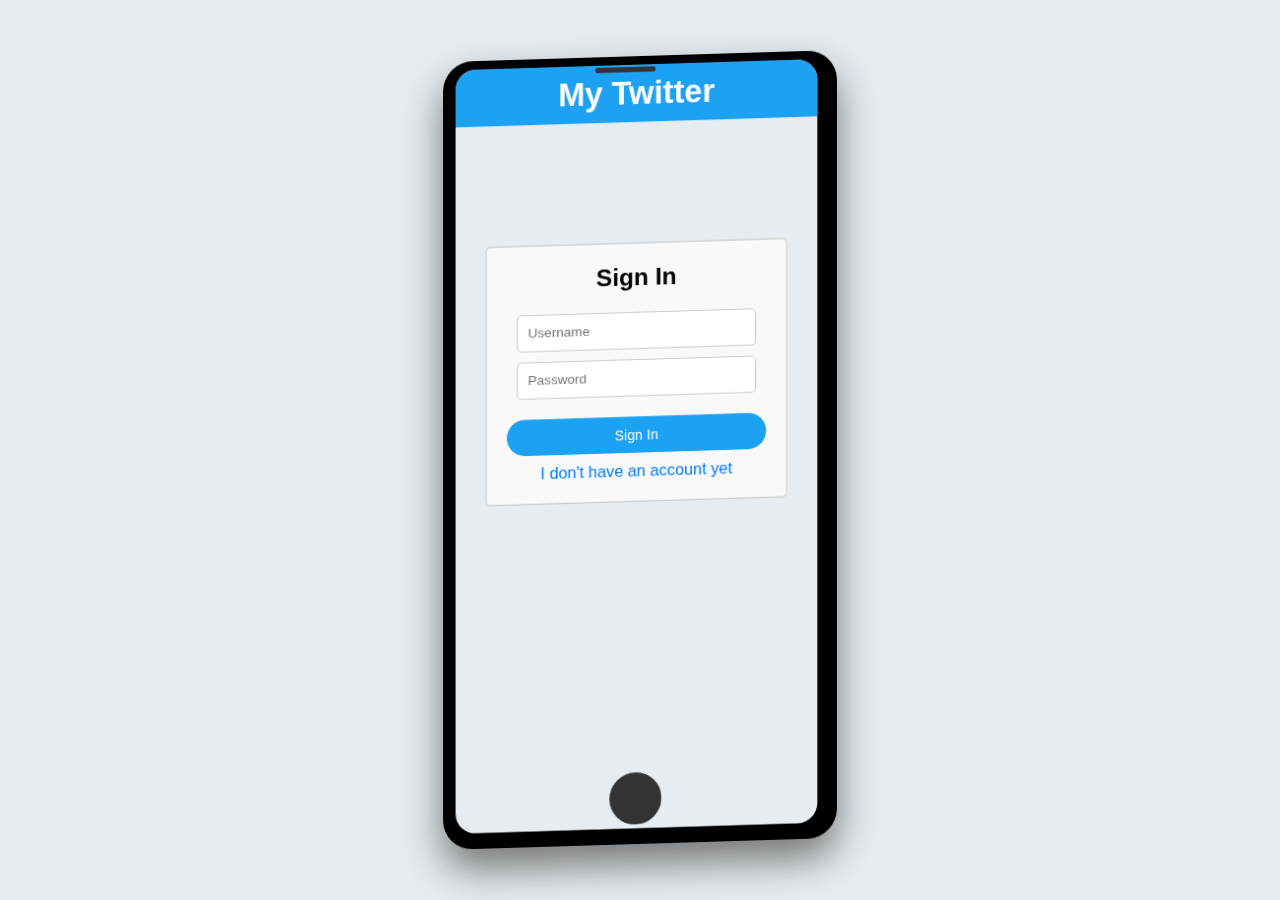
<file: website/signin.html>
<!DOCTYPE html>
<html lang="en">
<head>
    <meta charset="UTF-8">
    <meta name="viewport" content="width=device-width, initial-scale=1.0">
    <title>Sign In - My Twitter</title>
    <link rel="stylesheet" href="signup-style.css">
    <link rel="stylesheet" href="index.css">
</head>
<body>
    <div class="phone-frame">
        <div class="phone-screen">
            <header class="top-bar">
                <h1>My Twitter</h1>
            </header>
            <div class="container">
                <main class="main">
                    <div class="signup-form">
                        <h2>Sign In</h2>
                        <form>
                            <input id = "new-username" type="text" name="new-username" placeholder="Username" required>
                            <input id = "new-password" type="password" name="new-password" placeholder="Password" required>
                            <button id="signup-button" type="submit">Sign In</button>
                            <a id = login href="signup.html">I don't have an account yet</a>
                        </form>
                    </div>
                </main>

                <!-- <section class="comments-section">
                    <div id="comments-container"></div>
                </section> -->
            </div>
        </div>
    </div>

    <script src="./signup.js" defer></script>
</body>
</html>
</file>
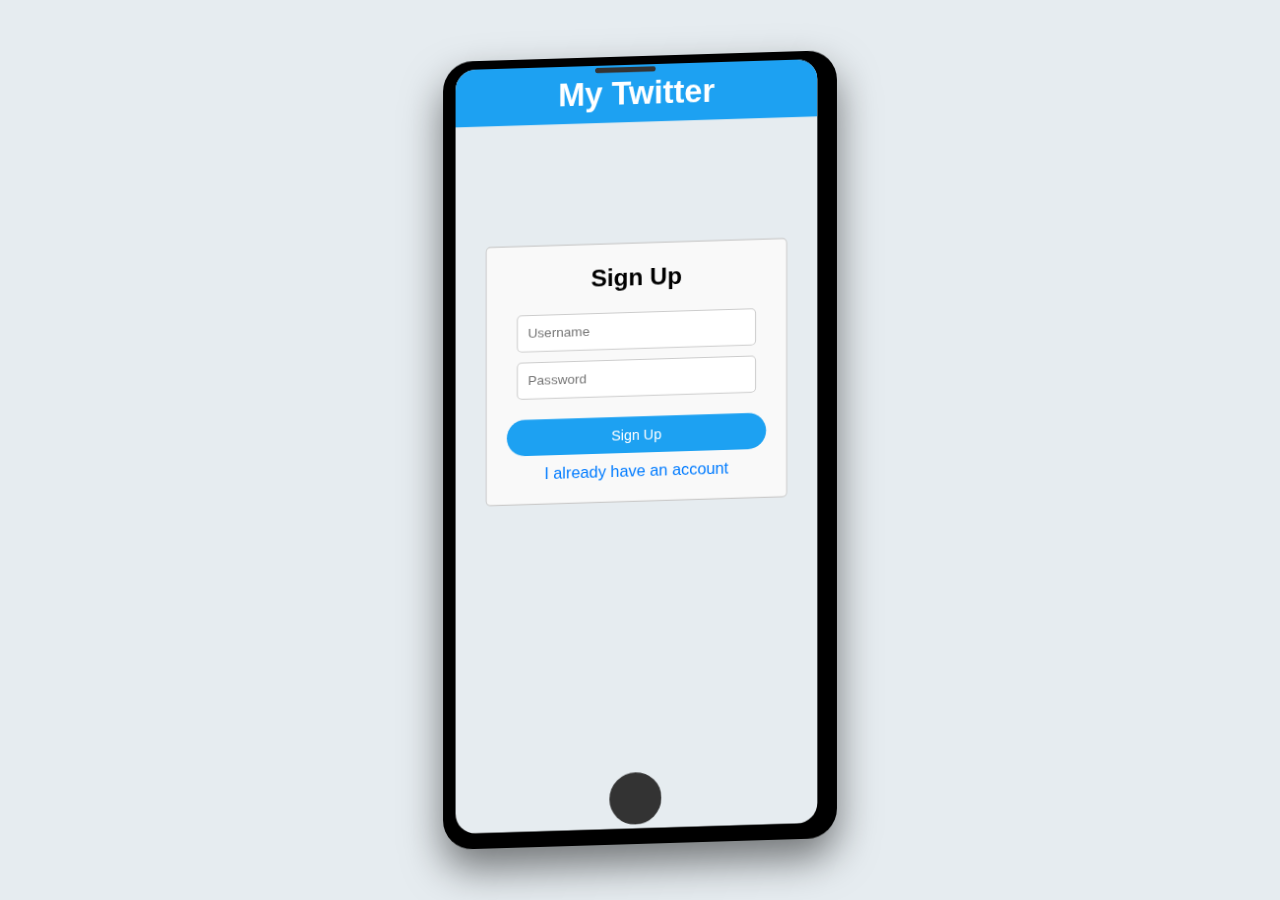
<file: website/signup.html>
<!DOCTYPE html>
<html lang="en">
<head>
    <meta charset="UTF-8">
    <meta name="viewport" content="width=device-width, initial-scale=1.0">
    <title>Sign Up - My Twitter</title>
    <link rel="stylesheet" href="signup-style.css">
    <link rel="stylesheet" href="index.css">
</head>
<body>
    <div class="phone-frame">
        <div class="phone-screen">
            <header class="top-bar">
                <h1>My Twitter</h1>
            </header>
            <div class="container">
                <main class="main">
                    <div class="signup-form">
                        <h2>Sign Up</h2>
                        <form>
                            <input id = "new-username" type="text" name="new-username" placeholder="Username" required>
                            <input id = "new-password" type="password" name="new-password" placeholder="Password" required>
                            <button id="signup-button" type="submit">Sign Up</button>
                            <a id = login href="../Cloud-Computing/index.html">I already have an account</a>
                        </form>
                    </div>
                </main>

                <!-- <section class="comments-section">
                    <div id="comments-container"></div>
                </section> -->
            </div>
        </div>
    </div>

    <script src="./signup.js" defer></script>
</body>
</html>
</file>
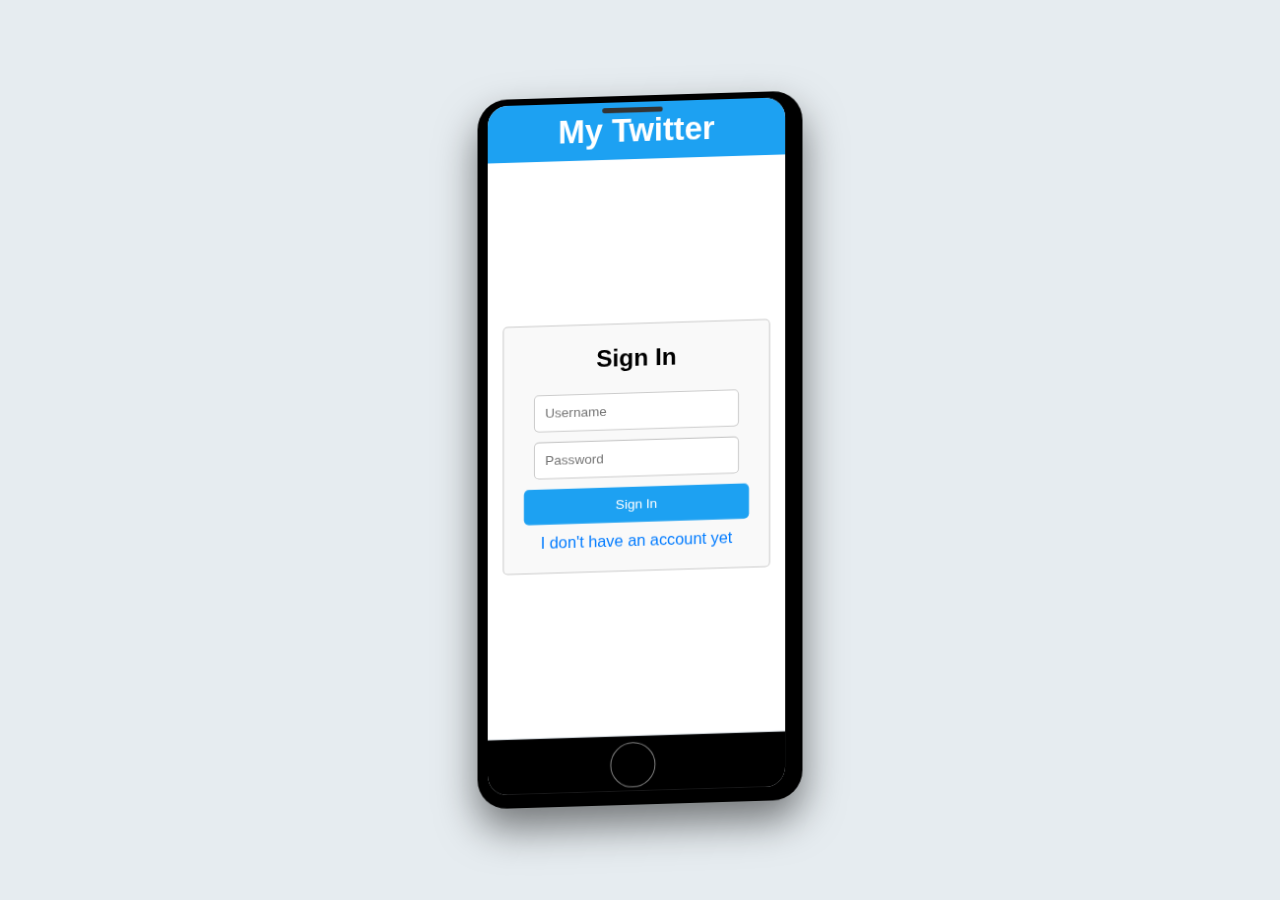
<file: project-root/frontend/signin.html>
<!DOCTYPE html>
<html lang="en">
    <head>
        <meta charset="UTF-8">
        <meta name="viewport" content="width=device-width, initial-scale=1.0">
        <title>Sign In - My Twitter</title>
        <link rel="stylesheet" href="signup-style.css">
    </head>
    <body>
        <div class="phone-frame">
            <div class="phone-screen">
                <header class="top-bar">
                    <h1>My Twitter</h1>
                </header>
                <main class="main">
                    <div class="signup-form">
                        <h2>Sign In</h2>
                        <form>
                            <input id="new-username" type="text" name="new-username" placeholder="Username" required>
                            <input id="new-password" type="password" name="new-password" placeholder="Password" required>
                            <button id="signup-button" type="submit">Sign In</button>
                            <a href="signup.html">I don't have an account yet</a>
                        </form>
                    </div>
                </main>
                <div class="home-bar">
                    <div class="btn"></div>
                </div>
            </div>
        </div>
        <script src="script.js" defer></script>
    </body>
</html>
</file>
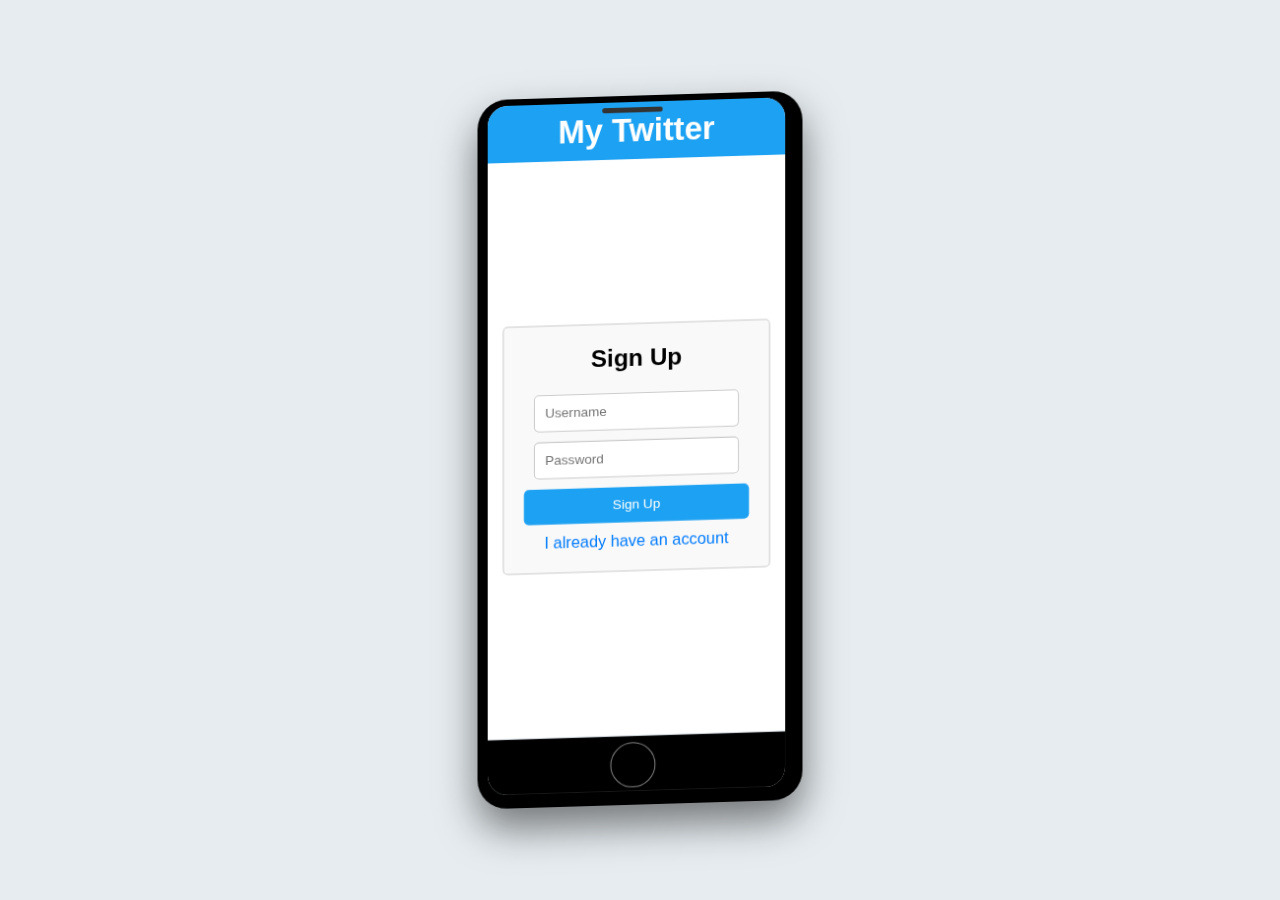
<file: project-root/frontend/signup.html>
<!DOCTYPE html>
<html lang="en">
<head>
    <meta charset="UTF-8">
    <meta name="viewport" content="width=device-width, initial-scale=1.0">
    <title>Sign Up - My Twitter</title>
    <link rel="stylesheet" href="signup-style.css">
</head>
<body>
    <div class="phone-frame">
        <div class="phone-screen">
            <header class="top-bar">
                <h1>My Twitter</h1>
            </header>
            <main class="main">
                <div class="signup-form">
                    <h2>Sign Up</h2>
                    <form>
                        <input id = "new-username" type="text" name="new-username" placeholder="Username" required>
                        <input id = "new-password" type="password" name="new-password" placeholder="Password" required>
                        <button id="signup-button" type="submit">Sign Up</button>
                        <a id = login href="signin.html">I already have an account</a>
                    </form>
                </div>
            </main>

            <!-- <section class="comments-section">
                <div id="comments-container"></div>
            </section> -->
            
            <div class="home-bar">
                <div class="btn"></div>
            </div>
        </div>
    </div>

    <script src="./signup.js" defer></script>
</body>
</html>
</file>
<file: website/index.css>
:root {
    --primary-color: #1DA1F2;
    --secondary-color: #fff;
    --tertiary-color: #E1E8ED;
    --background-color: #E6ECF0;
    --text-color: #14171A;
    --font-family: 'Helvetica Neue', Arial, sans-serif;
}

* {
    margin: 0;
    padding: 0;
    box-sizing: border-box;
}

body {
    display: flex;
    justify-content: center;
    align-items: center;
    width: 100vw;
    height: 100vh;
    background-color: var(--background-color);
    overflow: hidden;
}

.phone-frame {
    width: 400px;
    height: 800px;
    background: #000;
    border-radius: 30px;
    padding: 20px;
    box-shadow: 0 20px 40px rgba(0, 0, 0, 0.5);
    transform: rotateX(10deg) rotateY(-10deg);
    transform-style: preserve-3d;
    perspective: 1000px;
    position: relative;
}

.phone-screen {
    width: 100%;
    height: 100%;
    background: var(--background-color);
    font-family: var(--font-family);
    border-radius: 20px;
    overflow: hidden;
    display: flex;
    flex-direction: column;
    position: relative;
    transform: translateZ(20px);
}

.phone-frame::before {
    content: '';
    position: absolute;
    top: 25px;
    left: 40%;
    transform: translateX(-50%);
    width: 60px;
    height: 5px;
    background: #333;
    border-radius: 10px;
    transform: translateZ(25px);
}

.phone-frame::after {
    content: '';
    position: absolute;
    bottom: 50px;
    left: 50%;
    width: 45px;
    height: 45px;
    background: #333;
    border-radius: 50%;
    transform: translateZ(150px);
}

.phone-screen .nav-bar {
    display: flex;
    justify-content: space-between;
    align-items: center;
    height: 8vh;
    padding: 10px 20px;
    background-color: var(--primary-color);
    color: var(--secondary-color);
}

.phone-screen .nav-bar h1 {
    margin: 0;
    font-size: 24px;
}

.phone-screen .nav-bar button {
    background-color: var(--secondary-color);
    color: var(--primary-color);
    border: none;
    padding: 10px 20px;
    cursor: pointer;
    border-radius: 20px;
    font-size: 14px;
    transition: background-color 0.3s;
}

.phone-screen .nav-bar button:hover {
    background-color: #e6f7ff;
}

/* .phone-screen .main {
    height: 16vh;
    background-color: var(--secondary-color);
    padding: 15px;
    border-bottom: 1px solid var(--tertiary-color);
} */

.phone-screen .main textarea {
    width: 100%;
    border: 1px solid var(--tertiary-color);
    padding: 10px;
    border-radius: 3px;
    resize: none;
}

.phone-screen .main button {
    background-color: var(--primary-color);
    color: var(--secondary-color);
    border: none;
    padding: 10px 20px;
    margin-top: 10px;
    cursor: pointer;
    border-radius: 20px;
    font-size: 14px;
    transition: background-color 0.3s;
}

.phone-screen .main button:hover {
    background-color: #0d95e8;
}

.phone-screen .comments-section {
    height: 65vh;
    margin: 2vh 1vw;
    overflow: scroll;
}

.phone-screen .comment {
    background-color: var(--secondary-color);
    padding: 15px;
    border-bottom: 1px solid var(--tertiary-color);
    border-radius: 5px;
    margin-bottom: 10px;
}

.phone-screen .comment-author {
    font-weight: bold;
    color: var(--primary-color);
}

.phone-screen .comment-date {
    font-size: 12px;
    color: #657786;
}

.phone-screen .comment-content {
    margin-top: 10px;
}

#popup-background {
    position: fixed;
    top: 0;
    left: 0;
    width: 100%;
    height: 100%;
    background-color: rgba(0, 0, 0, 0.5);
    display: none;
    z-index: 998;
}

.popup {
    position: fixed;
    top: 50%;
    left: 50%;
    width: 70%;
    height: 30%;
    background-color: var(--secondary-color);
    display: none;
    justify-content: center;
    align-items: center;
    transform: translate(-50%, -50%);
    border-radius: 8px;
    padding: 20px;
    z-index: 999;
}

.popup-content {
    background: var(--secondary-color);
    padding: 20px;
    border-radius: 8px;
    text-align: center;
    display: flex;
    flex-direction: column;
    align-items: center;
}

.popup-content h2 {
    margin-top: 0;
}

.popup-content input {
    display: block;
    width: 80%;
    margin: 10px 0;
    padding: 10px;
    border: 1px solid #ddd;
    border-radius: 4px;
}

.popup-content button {
    padding: 10px 20px;
    background-color: #007BFF;
    color: var(--secondary-color);
    border: none;
    border-radius: 4px;
    cursor: pointer;
}

.phone-screen .home-bar {
    display: flex;
    justify-content: center;
    align-items: center;
    height: 7vh;
    background-color: #000;
    color: var(--secondary-color);
}

.phone-screen .home-bar .btn {
    display: inline-block;
    border: #000 1px solid;
    margin: 2px;
    font-size: 24px;
    cursor: pointer;
    width: 50px;
    height: 50px;
    border-radius: 50%;
}
</file>
<file: project-root/frontend/signup-style.css>
/* signup-style.css */

:root {
    --primary-color: #1DA1F2;
    --secondary-color: #fff;
    --tertiary-color: #E1E8ED;
    --background-color: #E6ECF0;
    --text-color: #14171A;
    --font-family: 'Helvetica Neue', Arial, sans-serif;
}

/* Resetting default margin and padding */
* {
    margin: 0;
    padding: 0;
    box-sizing: border-box;
}

/* Body styles */
body {
    display: flex;
    justify-content: center;
    align-items: center;
    width: 100vw;
    height: 100vh;
    background-color: var(--background-color);
    overflow: hidden;
}

.phone-frame {
    height: 80vh;
    width: 330px;
    background: #000;
    border-radius: 30px;
    padding: 17px;
    box-shadow: 0 20px 40px rgba(0, 0, 0, 0.5);
    transform: rotateX(10deg) rotateY(-10deg);
    transform-style: preserve-3d;
    perspective: 1000px;
    position: relative;
}

.phone-screen {
    width: 100%;
    height: 100%;
    background: var(--background-color);
    font-family: var(--font-family);
    border-radius: 20px;
    overflow: hidden;
    display: flex;
    flex-direction: column;
    position: relative;
    transform: translateZ(20px);
}

.phone-frame::before {
    content: '';
    position: absolute;
    top: 25px;
    left: 40%;
    width: 60px;
    height: 5px;
    background: #333;
    border-radius: 10px;
    transform: translateZ(25px);
}

/* Header styles */
.phone-screen .top-bar {
    background-color: var(--primary-color);
    color: var(--secondary-color);
    display: flex;
    justify-content: center;
    align-items: center;
    height: 7vh;
    padding: 10px 20px;
}

.phone-screen .top-bar a {
    color: white;
    text-decoration: none;
}

/* Main styles */
/* .main {
    display: flex;
    justify-content: center;
    align-items: center;
    height: 100vh;
} */

.phone-screen .main {
    height: 73vh;
    background-color: var(--secondary-color);
    padding: 15px;
    border-bottom: 1px solid var(--tertiary-color);
    align-content: center;
}

/* Sign-up form styles */
.signup-form {
    width: 100%;
    padding: 20px;
    border: 1px solid #ccc;
    border-radius: 5px;
    background-color: #f9f9f9;
    text-align: center; /* Centrer le contenu du formulaire */
    margin-top: 0;
}

.signup-form h2 {
    margin-bottom: 20px;
}

.signup-form input[type="text"],
.signup-form input[type="password"] {
    width: calc(100% - 20px);
    padding: 10px;
    margin-bottom: 10px;
    border: 1px solid #ccc;
    border-radius: 5px;
}

.signup-form button {
    width: 100%;
    padding: 10px;
    background-color: #1DA1F2;
    color: white;
    border: none;
    border-radius: 5px;
    cursor: pointer;
}

.signup-form button:hover {
    background-color: #0d8bf9;
}

.signup-form a {
    display: block;
    text-align: center;
    margin-top: 10px;
    color: #007bff;
    text-decoration: none;
}

.container {
    display: flex;
    justify-content: center; /* Centre horizontalement */
    /* align-items: center; Centre verticalement */
    height: 100%; /* S'assure que le conteneur prend toute la hauteur de la page */
    margin-top: 120px;
}

.phone-screen .home-bar {
    display: flex;
    justify-content: center;
    align-items: center;
    height: 7vh;
    background-color: #000;
    color: var(--secondary-color);
}

.phone-screen .home-bar .btn {
    display: inline-block;
    border: grey 1px solid;
    margin-top: 2px;
    font-size: 24px;
    cursor: pointer;
    width: 45px;
    height: 45px;
    border-radius: 50%;
    transform: translateX(-9%);
}
</file>
<file: website/signup-style.css>
/* signup-style.css */

/* Resetting default margin and padding */
* {
    margin: 0;
    padding: 0;
    box-sizing: border-box;
}

/* Body styles */
body {
    font-family: Arial, sans-serif;
}

/* Header styles */
.top-bar {
    background-color: #1DA1F2;
    color: white;
    padding: 10px 20px;
    display: flex;
    justify-content: center;
    align-items: center;
}

.top-bar a {
    color: white;
    text-decoration: none;
}

/* Main styles */
/* .main {
    display: flex;
    justify-content: center;
    align-items: center;
    height: 100vh;
} */

/* Sign-up form styles */
.signup-form {
    width: 300px;
    padding: 20px;
    border: 1px solid #ccc;
    border-radius: 5px;
    background-color: #f9f9f9;
    text-align: center; /* Centrer le contenu du formulaire */
    margin-top: 0;
}

.signup-form h2 {
    margin-bottom: 20px;
}

.signup-form input[type="text"],
.signup-form input[type="password"] {
    width: calc(100% - 20px);
    padding: 10px;
    margin-bottom: 10px;
    border: 1px solid #ccc;
    border-radius: 5px;
}

.signup-form button {
    width: 100%;
    padding: 10px;
    background-color: #1DA1F2;
    color: white;
    border: none;
    border-radius: 5px;
    cursor: pointer;
}

.signup-form button:hover {
    background-color: #0d8bf9;
}

.signup-form a {
    display: block;
    text-align: center;
    margin-top: 10px;
    color: #007bff;
    text-decoration: none;
}

.container {
    display: flex;
    justify-content: center; /* Centre horizontalement */
    /* align-items: center; Centre verticalement */
    height: 100%; /* S'assure que le conteneur prend toute la hauteur de la page */
    margin-top: 120px;
}
</file>
